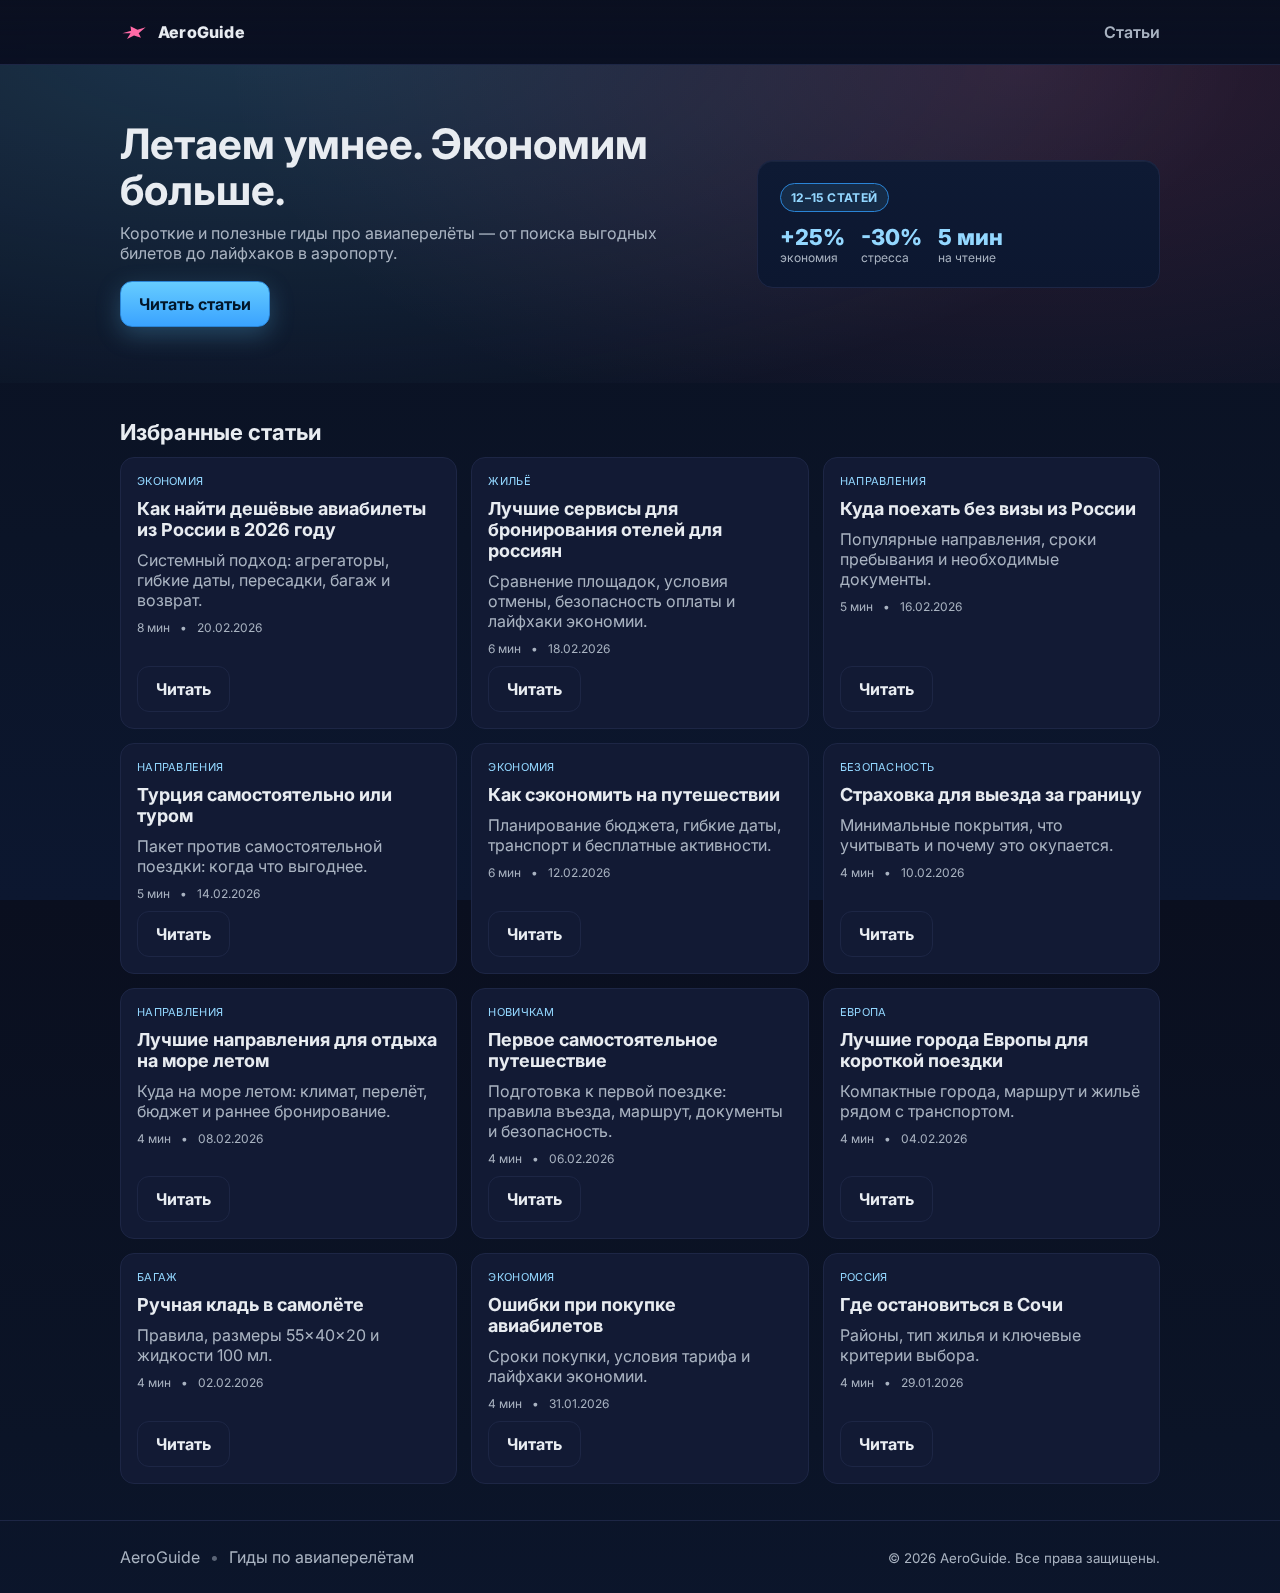
<file: index.html>
<!doctype html>
<html lang="ru">
<head>
  <meta charset="utf-8">
  <meta name="viewport" content="width=device-width, initial-scale=1">
  <title>AeroGuide — умные советы по авиаперелётам</title>
  <meta name="description" content="12–15 практичных статей про авиаперелёты: как выбрать рейс, сэкономить, подготовиться к полёту и получить максимум комфорта.">
  <meta name="google-site-verification" content="xBjSD3IYYVcbL9c6yPG4IZptaHiCrgT7GY55XlYYs6M" />
  <meta name="theme-color" content="#0b1020">
  <meta name="yandex-verification" content="cfd3a224440e2e7c" />
  <meta property="og:site_name" content="AeroGuide">
  <meta property="og:title" content="AeroGuide — умные советы по авиаперелётам">
  <meta property="og:description" content="12–15 практичных статей про авиаперелёты: экономьте и летайте комфортно.">
  <meta property="og:type" content="website">
  <meta property="og:locale" content="ru_RU">
  <link rel="preload" href="styles.css" as="style">
  <link rel="stylesheet" href="styles.css">
  <link rel="icon" type="image/svg+xml" href="favicon.svg">
  <link rel="preconnect" href="https://fonts.googleapis.com">
  <link rel="preconnect" href="https://fonts.gstatic.com" crossorigin>
  <link href="https://fonts.googleapis.com/css2?family=Inter:wght@400;600;800&display=swap" rel="stylesheet">
  <script type="application/ld+json">
  {
    "@context": "https://schema.org",
    "@type": "WebSite",
    "name": "AeroGuide",
    "description": "Практичные статьи про авиаперелёты",
    "inLanguage": "ru-RU"
  }
  </script>
</head>
<body>
  <header class="site-header">
    <div class="container header-inner">
      <a class="brand" href="/">
        <svg width="28" height="28" viewBox="0 0 24 24" aria-hidden="true" class="brand-mark">
          <path fill="currentColor" d="M2 13l7.5-2L9 7l6 3 7-2-6 5 2 4-6-2-6 3 3-5z"/>
        </svg>
        <span class="brand-name">AeroGuide</span>
      </a>
      <nav class="main-nav">
        <a href="#articles">Статьи</a>
      </nav>
    </div>
  </header>

  <section class="hero">
    <div class="container hero-inner">
      <div class="hero-text">
        <h1>Летаем умнее. Экономим больше.</h1>
        <p>Короткие и полезные гиды про авиаперелёты — от поиска выгодных билетов до лайфхаков в аэропорту.</p>
        <div class="cta-row">
          <a class="btn btn-primary" href="#articles">Читать статьи</a>
        </div>
      </div>
      <div class="hero-card">
        <div class="hero-badge">12–15 статей</div>
        <div class="hero-stats">
          <div><span class="num">+25%</span><span class="label">экономия</span></div>
          <div><span class="num">-30%</span><span class="label">стресса</span></div>
          <div><span class="num">5 мин</span><span class="label">на чтение</span></div>
        </div>
      </div>
    </div>
  </section>

  <main class="container">
    <section id="articles" class="section">
      <div class="section-head">
        <h2>Избранные статьи</h2>
      </div>
      <div id="articles-grid" class="cards-grid" aria-live="polite"></div>
      <div id="ad-home" class="ad-slot" data-slot="home-banner" data-label="Главная полоса" role="complementary" aria-label="Рекламный баннер" style="margin-top:16px" hidden></div>
    </section>

 
 
  </main>

  <footer class="site-footer">
    <div class="container footer-inner">
      <div class="logo-row">
        <span class="brand-name">AeroGuide</span>
        <span class="dot">•</span>
        <span>Гиды по авиаперелётам</span>
      </div>
      <div class="meta-row">
        <small>© <span id="year"></span> AeroGuide. Все права защищены.</small>
      </div>
    </div>
  </footer>

  <script id="articles-data" type="application/json">[
  {
    "id": 1,
    "slug": "deshevye-aviabilety-iz-rossii-2026",
    "title": "Как найти дешёвые авиабилеты из России в 2026 году",
    "summary": "Системный подход: агрегаторы, гибкие даты, пересадки, багаж и возврат.",
    "category": "Экономия",
    "readTime": 8,
    "date": "2026-02-20",
    "content": [
      "Поиск дешёвых авиабилетов требует системного подхода. В 2026 году цены формируются динамично: они меняются в зависимости от спроса, сезона, дня недели и даже времени суток. Чтобы сэкономить, важно использовать несколько агрегаторов, включая Aviasales, Skyscanner и Momondo, а также официальные сайты авиакомпаний. Разница в цене на один и тот же рейс может достигать нескольких тысяч рублей.",
      "Гибкость дат — ключевой фактор. Если сдвинуть вылет на 1–3 дня, стоимость может снизиться на 20–40%. Например, перелёт из Москвы в Стамбул во вторник или среду обычно дешевле, чем в пятницу. Оптимальный срок покупки международных билетов — 6–10 недель до вылета, внутренние рейсы выгоднее бронировать за 3–6 недель.",
      "Также полезно подписываться на уведомления о снижении цен и проверять рейсы с пересадками: иногда они на 30–50% дешевле прямых. Важно учитывать включён ли багаж и условия возврата, чтобы итоговая стоимость оставалась выгодной. При системном подходе экономия на перелётах может составить десятки тысяч рублей, не снижая комфорт путешествия."
    ]
  },
  {
    "id": 2,
    "slug": "servisy-dlya-bronirovaniya-otelei-dlya-rossiyan",
    "title": "Лучшие сервисы для бронирования отелей для россиян",
    "summary": "Сравнение площадок, условия отмены, безопасность оплаты и лайфхаки экономии.",
    "category": "Жильё",
    "readTime": 6,
    "date": "2026-02-18",
    "content": [
      "Выбор платформы для бронирования жилья напрямую влияет на качество отдыха. В 2026 году популярны Booking, Airbnb, Ostrovok и Agoda. Они позволяют сравнивать цены, читать отзывы, просматривать фото и проверять рейтинг объектов. Перед бронированием важно уточнить условия отмены: бесплатная отмена даёт гибкость в случае изменения планов.",
      "Апартаменты подходят для длительных поездок и семейного отдыха, так как можно готовить самостоятельно, а отели удобны для краткосрочных визитов. Также стоит проверять, включён ли завтрак, есть ли парковка и дополнительные сборы. Многие платформы предлагают программы лояльности и скидки при раннем бронировании.",
      "Безопасность оплаты — важный аспект. Предпочтение лучше отдавать сервисам с защищённой оплатой и прозрачной политикой возврата. Использование агрегаторов помогает выбрать лучший вариант жилья с учётом бюджета и предпочтений."
    ]
  },
  {
    "id": 3,
    "slug": "kuda-poekhat-bez-vizy-iz-rossii",
    "title": "Куда поехать без визы из России",
    "summary": "Популярные направления, сроки пребывания и необходимые документы.",
    "category": "Направления",
    "readTime": 5,
    "date": "2026-02-16",
    "content": [
      "Безвизовые направления упрощают путешествия. Среди популярных стран — Турция, Таиланд, Сербия, Армения, ОАЭ и Бразилия. Эти направления подходят для пляжного отдыха, экскурсий и гастрономического туризма. Турция популярна летом благодаря развитой инфраструктуре и курортам, Таиланд привлекает дешёвым перелётом и тропическим климатом.",
      "Перед поездкой важно уточнить максимальный срок пребывания и необходимые документы. В некоторых странах нужно предоставить обратный билет и подтверждение бронирования жилья. Безвизовые поездки экономят время и позволяют спланировать отдых спонтанно, особенно для коротких поездок."
    ]
  },
  {
    "id": 4,
    "slug": "turciya-samostoyatelno-ili-turom",
    "title": "Турция самостоятельно или туром",
    "summary": "Пакет против самостоятельной поездки: когда что выгоднее.",
    "category": "Направления",
    "readTime": 5,
    "date": "2026-02-14",
    "content": [
      "Выбор между самостоятельным путешествием и туром зависит от целей отдыха. Пакетный тур включает перелёт, трансфер и проживание, что удобно для семейного отдыха. В высокий сезон это может быть выгоднее, так как туроператоры получают скидки и фиксируют цены.",
      "Самостоятельная поездка позволяет гибко выбирать отель, планировать маршруты и комбинировать экскурсии. Это удобно для тех, кто предпочитает активный отдых, исследует новые районы и хочет контролировать бюджет. Рекомендовано заранее сравнивать стоимость тура и самостоятельной поездки, учитывать сезон и наличие специальных предложений."
    ]
  },
  {
    "id": 5,
    "slug": "kak-sekonomit-na-puteshestvii",
    "title": "Как сэкономить на путешествии",
    "summary": "Планирование бюджета, гибкие даты, транспорт и бесплатные активности.",
    "category": "Экономия",
    "readTime": 6,
    "date": "2026-02-12",
    "content": [
      "Экономия начинается с планирования бюджета. Раннее бронирование билетов и жилья позволяет получить лучшие цены. Гибкость дат и выбор непикового сезона сокращают расходы.",
      "Транспорт в стране назначения — ещё один способ экономии. Общественный транспорт дешевле такси, а аренда велосипеда удобна в городах с развитой инфраструктурой. Апартаменты с кухней позволяют готовить самостоятельно, что снижает затраты на питание.",
      "Контроль расходов, продуманное планирование и использование кэшбэк-сервисов позволяют путешествовать чаще, не увеличивая бюджет."
    ]
  },
  {
    "id": 6,
    "slug": "strahovka-dlya-vyezda-za-granicu",
    "title": "Страховка для выезда за границу",
    "summary": "Минимальные покрытия, что учитывать и почему это окупается.",
    "category": "Безопасность",
    "readTime": 4,
    "date": "2026-02-10",
    "content": [
      "Медицинская страховка — важный элемент безопасного путешествия. Даже небольшое обращение к врачу за границей может стоить несколько сотен долларов. При выборе полиса следует учитывать сумму покрытия, включён ли активный отдых и есть ли франшиза. Минимальное покрытие рекомендуется от 30 000 евро.",
      "Также стоит проверять, покрывает ли страховка репатриацию, лечение хронических заболеваний и расходы на медикаменты. Стоимость полиса обычно невысока по сравнению с потенциальными расходами на лечение. Это небольшая инвестиция в безопасность, особенно при поездках за границу."
    ]
  },
  {
    "id": 7,
    "slug": "napravleniya-dlya-otdykha-na-more-letom",
    "title": "Лучшие направления для отдыха на море летом",
    "summary": "Куда на море летом: климат, перелёт, бюджет и раннее бронирование.",
    "category": "Направления",
    "readTime": 4,
    "date": "2026-02-08",
    "content": [
      "Популярные направления для пляжного отдыха: Турция, Кипр, ОАЭ, Сочи и Краснодарский край. Турция привлекает развитой инфраструктурой и доступными ценами, Кипр — мягким климатом и спокойными пляжами, Сочи — отсутствием визы и близостью к России.",
      "Важно учитывать температуру воды и воздуха, продолжительность перелёта и стоимость проживания. Раннее бронирование позволяет выбрать лучшие варианты отелей и апартаментов по выгодной цене. Планирование отдыха заранее помогает избежать переплат в высокий сезон."
    ]
  },
  {
    "id": 8,
    "slug": "pervoe-samostoyatelnoe-puteshestvie",
    "title": "Первое самостоятельное путешествие",
    "summary": "Подготовка к первой поездке: правила въезда, маршрут, документы и безопасность.",
    "category": "Новичкам",
    "readTime": 4,
    "date": "2026-02-06",
    "content": [
      "Для первого самостоятельного путешествия важно подготовиться: выбрать направление, проверить правила въезда и оформить страховку. Затем необходимо купить билеты, забронировать жильё и составить маршрут.",
      "Рекомендуется подготовить копии документов и сохранить контакты посольства. Планирование маршрута и списка задач позволяет снизить уровень стресса и сделать поездку комфортной и безопасной."
    ]
  },
  {
    "id": 9,
    "slug": "goroda-evropy-dlya-korotkoi-poezdki",
    "title": "Лучшие города Европы для короткой поездки",
    "summary": "Компактные города, маршрут и жильё рядом с транспортом.",
    "category": "Европа",
    "readTime": 4,
    "date": "2026-02-04",
    "content": [
      "Компактные города Европы подходят для путешествий на 3–4 дня. Прага, Рим, Будапешт и Барселона позволяют за короткое время увидеть основные достопримечательности и познакомиться с местной кухней.",
      "Жильё лучше выбирать в центре или рядом с транспортом, чтобы сэкономить время на передвижение. Составленный заранее маршрут помогает эффективно использовать каждый день, включая прогулки, экскурсии и посещение музеев."
    ]
  },
  {
    "id": 10,
    "slug": "ruchnaya-klad-v-samolete",
    "title": "Ручная кладь в самолёте",
    "summary": "Правила, размеры 55×40×20 и жидкости 100 мл.",
    "category": "Багаж",
    "readTime": 4,
    "date": "2026-02-02",
    "content": [
      "Правила провоза ручной клади зависят от авиакомпании. Обычно разрешённый вес составляет 7–10 кг, а размеры — до 55x40x20 см. Жидкости перевозятся в ёмкостях до 100 мл в прозрачном пакете. Запрещены острые предметы, аэрозоли и инструменты.",
      "Соблюдение правил предотвращает лишние расходы и задержки при посадке. Планирование ручной клади помогает брать только необходимое, что упрощает перелёт и повышает комфорт."
    ]
  },
  {
    "id": 11,
    "slug": "oshibki-pri-pokupke-aviabiletov",
    "title": "Ошибки при покупке авиабилетов",
    "summary": "Сроки покупки, условия тарифа и лайфхаки экономии.",
    "category": "Экономия",
    "readTime": 4,
    "date": "2026-01-31",
    "content": [
      "Частая ошибка — покупка билетов в последний момент. Также важно проверять условия тарифа: включён ли багаж, возможность возврата и обмена билета. Игнорирование этих деталей может привести к переплатам.",
      "Сравнение предложений разных сервисов помогает выбрать оптимальный вариант. Также стоит использовать кэшбэк, подписки на уведомления и календарь низких цен."
    ]
  },
  {
    "id": 12,
    "slug": "gde-ostanovitsya-v-sochi",
    "title": "Где остановиться в Сочи",
    "summary": "Районы, тип жилья и ключевые критерии выбора.",
    "category": "Россия",
    "readTime": 4,
    "date": "2026-01-29",
    "content": [
      "Сочи предлагает разнообразные районы для проживания. Центральный район удобен для прогулок, экскурсий и посещения достопримечательностей, Адлер — для пляжного отдыха и близости к аэропорту.",
      "Апартаменты подходят для семейного проживания, отели — для краткосрочных визитов. Раннее бронирование увеличивает выбор и снижает стоимость. При выборе жилья стоит учитывать инфраструктуру, близость к морю и отзывы гостей."
    ]
  }
]</script>
  <script src="scripts/app.js"></script>
</body>
</html>
</file>
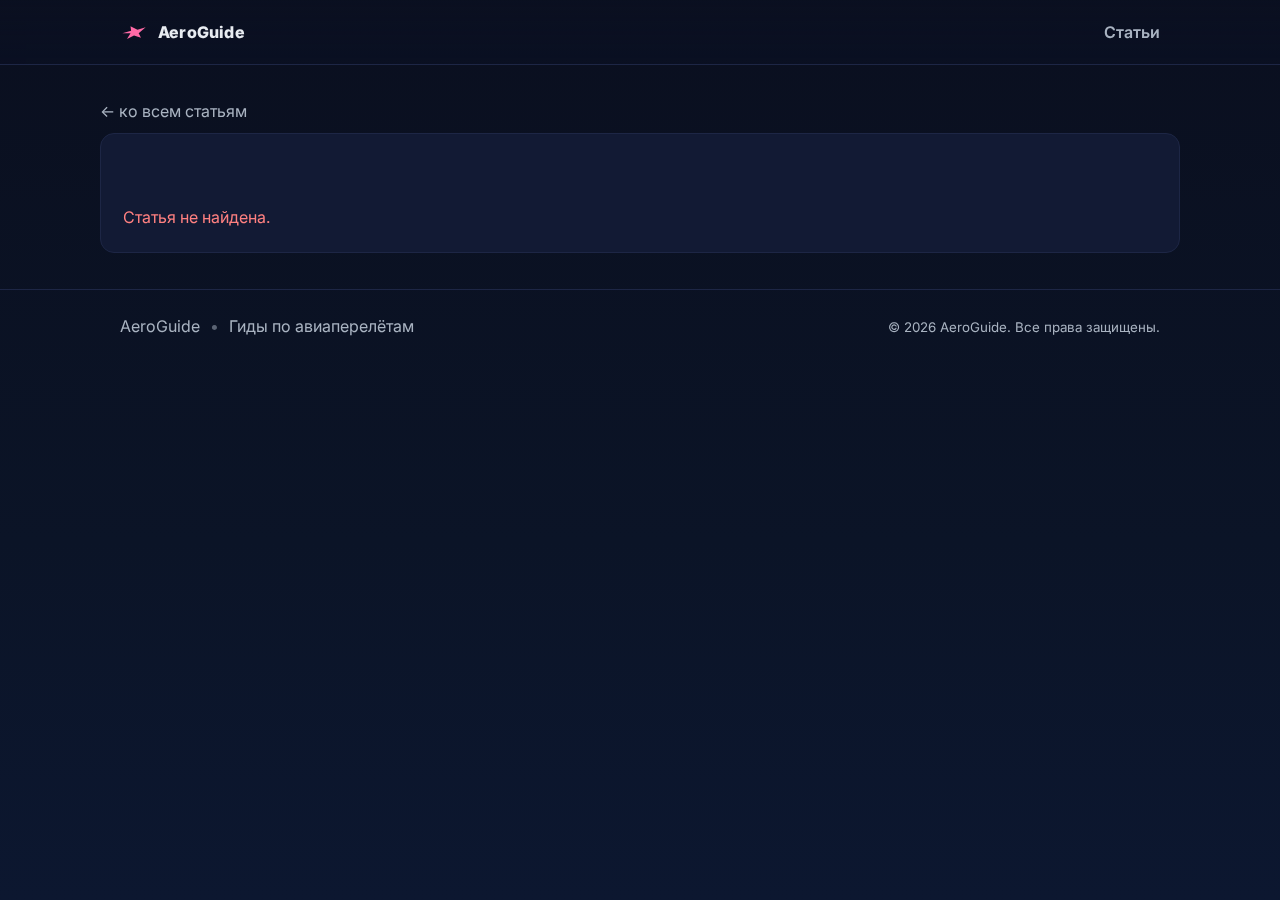
<file: article.html>
<!doctype html>
<html lang="ru">
<head>
  <meta charset="utf-8">
  <meta name="viewport" content="width=device-width, initial-scale=1">
  <title>Статья — AeroGuide</title>
  <meta name="description" content="Полезные советы по авиаперелётам: подробный разбор темы.">
  <meta name="theme-color" content="#0b1020">
  <meta name="google-site-verification" content="xBjSD3IYYVcbL9c6yPG4IZptaHiCrgT7GY55XlYYs6M" />
  <meta property="og:site_name" content="AeroGuide">
  <meta property="og:title" content="Статья — AeroGuide">
  <meta property="og:description" content="Полезные советы по авиаперелётам: подробный разбор темы.">
  <meta property="og:type" content="article">
  <meta property="og:locale" content="ru_RU">
  <link rel="preload" href="styles.css" as="style">
  <link rel="stylesheet" href="styles.css">
  <link rel="icon" type="image/svg+xml" href="favicon.svg">
  <link rel="preconnect" href="https://fonts.googleapis.com">
  <link rel="preconnect" href="https://fonts.gstatic.com" crossorigin>
  <link href="https://fonts.googleapis.com/css2?family=Inter:wght@400;600;800&display=swap" rel="stylesheet">
</head>
<body>
  <header class="site-header">
    <div class="container header-inner">
      <a class="brand" href="/">
        <svg width="28" height="28" viewBox="0 0 24 24" aria-hidden="true" class="brand-mark">
          <path fill="currentColor" d="M2 13l7.5-2L9 7l6 3 7-2-6 5 2 4-6-2-6 3 3-5z"/>
        </svg>
        <span class="brand-name">AeroGuide</span>
      </a>
      <nav class="main-nav">
        <a href="index.html#articles">Статьи</a>
      </nav>
    </div>
  </header>

  <main class="container section">
    <nav class="section-head" aria-label="Хлебные крошки">
      <a class="link-more" href="index.html#articles">← ко всем статьям</a>
    </nav>
    <article id="post" class="card" style="padding:22px">
      <span id="post-cat" class="eyebrow"></span>
      <h1 id="post-title" style="margin:6px 0 4px 0"></h1>
      <div class="meta" id="post-meta"></div>
      <div id="ad-top" class="ad-slot" data-slot="article-top" data-label="Верхняя полоса" role="complementary" aria-label="Рекламный баннер" style="margin:16px 0" hidden></div>
      <div id="post-content" class="post-content"></div>
      <div id="ad-bottom" class="ad-slot" data-slot="article-bottom" data-label="Нижняя полоса" role="complementary" aria-label="Рекламный баннер" style="margin-top:16px" hidden></div>
    </article>
  </main>

  <footer class="site-footer">
    <div class="container footer-inner">
      <div class="logo-row">
        <span class="brand-name">AeroGuide</span>
        <span class="dot">•</span>
        <span>Гиды по авиаперелётам</span>
      </div>
      <div class="meta-row">
        <small>© <span id="year"></span> AeroGuide. Все права защищены.</small>
      </div>
    </div>
  </footer>

  <script id="articles-data" type="application/json">[
  {
    "id": 1,
    "slug": "deshevye-aviabilety-iz-rossii-2026",
    "title": "Как найти дешёвые авиабилеты из России в 2026 году",
    "summary": "Системный подход: агрегаторы, гибкие даты, пересадки, багаж и возврат.",
    "category": "Экономия",
    "readTime": 8,
    "date": "2026-02-20",
    "content": [
      "Поиск дешёвых авиабилетов требует системного подхода. В 2026 году цены формируются динамично: они меняются в зависимости от спроса, сезона, дня недели и даже времени суток. Чтобы сэкономить, важно использовать несколько агрегаторов, включая Aviasales, Skyscanner и Momondo, а также официальные сайты авиакомпаний. Разница в цене на один и тот же рейс может достигать нескольких тысяч рублей.",
      "Гибкость дат — ключевой фактор. Если сдвинуть вылет на 1–3 дня, стоимость может снизиться на 20–40%. Например, перелёт из Москвы в Стамбул во вторник или среду обычно дешевле, чем в пятницу. Оптимальный срок покупки международных билетов — 6–10 недель до вылета, внутренние рейсы выгоднее бронировать за 3–6 недель.",
      "Также полезно подписываться на уведомления о снижении цен и проверять рейсы с пересадками: иногда они на 30–50% дешевле прямых. Важно учитывать включён ли багаж и условия возврата, чтобы итоговая стоимость оставалась выгодной. При системном подходе экономия на перелётах может составить десятки тысяч рублей, не снижая комфорт путешествия."
    ]
  },
  {
    "id": 2,
    "slug": "servisy-dlya-bronirovaniya-otelei-dlya-rossiyan",
    "title": "Лучшие сервисы для бронирования отелей для россиян",
    "summary": "Сравнение площадок, условия отмены, безопасность оплаты и лайфхаки экономии.",
    "category": "Жильё",
    "readTime": 6,
    "date": "2026-02-18",
    "content": [
      "Выбор платформы для бронирования жилья напрямую влияет на качество отдыха. В 2026 году популярны Booking, Airbnb, Ostrovok и Agoda. Они позволяют сравнивать цены, читать отзывы, просматривать фото и проверять рейтинг объектов. Перед бронированием важно уточнить условия отмены: бесплатная отмена даёт гибкость в случае изменения планов.",
      "Апартаменты подходят для длительных поездок и семейного отдыха, так как можно готовить самостоятельно, а отели удобны для краткосрочных визитов. Также стоит проверять, включён ли завтрак, есть ли парковка и дополнительные сборы. Многие платформы предлагают программы лояльности и скидки при раннем бронировании.",
      "Безопасность оплаты — важный аспект. Предпочтение лучше отдавать сервисам с защищённой оплатой и прозрачной политикой возврата. Использование агрегаторов помогает выбрать лучший вариант жилья с учётом бюджета и предпочтений."
    ]
  },
  {
    "id": 3,
    "slug": "kuda-poekhat-bez-vizy-iz-rossii",
    "title": "Куда поехать без визы из России",
    "summary": "Популярные направления, сроки пребывания и необходимые документы.",
    "category": "Направления",
    "readTime": 5,
    "date": "2026-02-16",
    "content": [
      "Безвизовые направления упрощают путешествия. Среди популярных стран — Турция, Таиланд, Сербия, Армения, ОАЭ и Бразилия. Эти направления подходят для пляжного отдыха, экскурсий и гастрономического туризма. Турция популярна летом благодаря развитой инфраструктуре и курортам, Таиланд привлекает дешёвым перелётом и тропическим климатом.",
      "Перед поездкой важно уточнить максимальный срок пребывания и необходимые документы. В некоторых странах нужно предоставить обратный билет и подтверждение бронирования жилья. Безвизовые поездки экономят время и позволяют спланировать отдых спонтанно, особенно для коротких поездок."
    ]
  },
  {
    "id": 4,
    "slug": "turciya-samostoyatelno-ili-turom",
    "title": "Турция самостоятельно или туром",
    "summary": "Пакет против самостоятельной поездки: когда что выгоднее.",
    "category": "Направления",
    "readTime": 5,
    "date": "2026-02-14",
    "content": [
      "Выбор между самостоятельным путешествием и туром зависит от целей отдыха. Пакетный тур включает перелёт, трансфер и проживание, что удобно для семейного отдыха. В высокий сезон это может быть выгоднее, так как туроператоры получают скидки и фиксируют цены.",
      "Самостоятельная поездка позволяет гибко выбирать отель, планировать маршруты и комбинировать экскурсии. Это удобно для тех, кто предпочитает активный отдых, исследует новые районы и хочет контролировать бюджет. Рекомендовано заранее сравнивать стоимость тура и самостоятельной поездки, учитывать сезон и наличие специальных предложений."
    ]
  },
  {
    "id": 5,
    "slug": "kak-sekonomit-na-puteshestvii",
    "title": "Как сэкономить на путешествии",
    "summary": "Планирование бюджета, гибкие даты, транспорт и бесплатные активности.",
    "category": "Экономия",
    "readTime": 6,
    "date": "2026-02-12",
    "content": [
      "Экономия начинается с планирования бюджета. Раннее бронирование билетов и жилья позволяет получить лучшие цены. Гибкость дат и выбор непикового сезона сокращают расходы.",
      "Транспорт в стране назначения — ещё один способ экономии. Общественный транспорт дешевле такси, а аренда велосипеда удобна в городах с развитой инфраструктурой. Апартаменты с кухней позволяют готовить самостоятельно, что снижает затраты на питание.",
      "Контроль расходов, продуманное планирование и использование кэшбэк-сервисов позволяют путешествовать чаще, не увеличивая бюджет."
    ]
  },
  {
    "id": 6,
    "slug": "strahovka-dlya-vyezda-za-granicu",
    "title": "Страховка для выезда за границу",
    "summary": "Минимальные покрытия, что учитывать и почему это окупается.",
    "category": "Безопасность",
    "readTime": 4,
    "date": "2026-02-10",
    "content": [
      "Медицинская страховка — важный элемент безопасного путешествия. Даже небольшое обращение к врачу за границей может стоить несколько сотен долларов. При выборе полиса следует учитывать сумму покрытия, включён ли активный отдых и есть ли франшиза. Минимальное покрытие рекомендуется от 30 000 евро.",
      "Также стоит проверять, покрывает ли страховка репатриацию, лечение хронических заболеваний и расходы на медикаменты. Стоимость полиса обычно невысока по сравнению с потенциальными расходами на лечение. Это небольшая инвестиция в безопасность, особенно при поездках за границу."
    ]
  },
  {
    "id": 7,
    "slug": "napravleniya-dlya-otdykha-na-more-letom",
    "title": "Лучшие направления для отдыха на море летом",
    "summary": "Куда на море летом: климат, перелёт, бюджет и раннее бронирование.",
    "category": "Направления",
    "readTime": 4,
    "date": "2026-02-08",
    "content": [
      "Популярные направления для пляжного отдыха: Турция, Кипр, ОАЭ, Сочи и Краснодарский край. Турция привлекает развитой инфраструктурой и доступными ценами, Кипр — мягким климатом и спокойными пляжами, Сочи — отсутствием визы и близостью к России.",
      "Важно учитывать температуру воды и воздуха, продолжительность перелёта и стоимость проживания. Раннее бронирование позволяет выбрать лучшие варианты отелей и апартаментов по выгодной цене. Планирование отдыха заранее помогает избежать переплат в высокий сезон."
    ]
  },
  {
    "id": 8,
    "slug": "pervoe-samostoyatelnoe-puteshestvie",
    "title": "Первое самостоятельное путешествие",
    "summary": "Подготовка к первой поездке: правила въезда, маршрут, документы и безопасность.",
    "category": "Новичкам",
    "readTime": 4,
    "date": "2026-02-06",
    "content": [
      "Для первого самостоятельного путешествия важно подготовиться: выбрать направление, проверить правила въезда и оформить страховку. Затем необходимо купить билеты, забронировать жильё и составить маршрут.",
      "Рекомендуется подготовить копии документов и сохранить контакты посольства. Планирование маршрута и списка задач позволяет снизить уровень стресса и сделать поездку комфортной и безопасной."
    ]
  },
  {
    "id": 9,
    "slug": "goroda-evropy-dlya-korotkoi-poezdki",
    "title": "Лучшие города Европы для короткой поездки",
    "summary": "Компактные города, маршрут и жильё рядом с транспортом.",
    "category": "Европа",
    "readTime": 4,
    "date": "2026-02-04",
    "content": [
      "Компактные города Европы подходят для путешествий на 3–4 дня. Прага, Рим, Будапешт и Барселона позволяют за короткое время увидеть основные достопримечательности и познакомиться с местной кухней.",
      "Жильё лучше выбирать в центре или рядом с транспортом, чтобы сэкономить время на передвижение. Составленный заранее маршрут помогает эффективно использовать каждый день, включая прогулки, экскурсии и посещение музеев."
    ]
  },
  {
    "id": 10,
    "slug": "ruchnaya-klad-v-samolete",
    "title": "Ручная кладь в самолёте",
    "summary": "Правила, размеры 55×40×20 и жидкости 100 мл.",
    "category": "Багаж",
    "readTime": 4,
    "date": "2026-02-02",
    "content": [
      "Правила провоза ручной клади зависят от авиакомпании. Обычно разрешённый вес составляет 7–10 кг, а размеры — до 55x40x20 см. Жидкости перевозятся в ёмкостях до 100 мл в прозрачном пакете. Запрещены острые предметы, аэрозоли и инструменты.",
      "Соблюдение правил предотвращает лишние расходы и задержки при посадке. Планирование ручной клади помогает брать только необходимое, что упрощает перелёт и повышает комфорт."
    ]
  },
  {
    "id": 11,
    "slug": "oshibki-pri-pokupke-aviabiletov",
    "title": "Ошибки при покупке авиабилетов",
    "summary": "Сроки покупки, условия тарифа и лайфхаки экономии.",
    "category": "Экономия",
    "readTime": 4,
    "date": "2026-01-31",
    "content": [
      "Частая ошибка — покупка билетов в последний момент. Также важно проверять условия тарифа: включён ли багаж, возможность возврата и обмена билета. Игнорирование этих деталей может привести к переплатам.",
      "Сравнение предложений разных сервисов помогает выбрать оптимальный вариант. Также стоит использовать кэшбэк, подписки на уведомления и календарь низких цен."
    ]
  },
  {
    "id": 12,
    "slug": "gde-ostanovitsya-v-sochi",
    "title": "Где остановиться в Сочи",
    "summary": "Районы, тип жилья и ключевые критерии выбора.",
    "category": "Россия",
    "readTime": 4,
    "date": "2026-01-29",
    "content": [
      "Сочи предлагает разнообразные районы для проживания. Центральный район удобен для прогулок, экскурсий и посещения достопримечательностей, Адлер — для пляжного отдыха и близости к аэропорту.",
      "Апартаменты подходят для семейного проживания, отели — для краткосрочных визитов. Раннее бронирование увеличивает выбор и снижает стоимость. При выборе жилья стоит учитывать инфраструктуру, близость к морю и отзывы гостей."
    ]
  }
]</script>
  <script src="scripts/article.js"></script>
</body>
</html>
</file>
<file: styles.css>
:root{--bg:#0b1020;--bg-alt:#0e1630;--text:#e8ecf1;--muted:#a9b3c1;--primary:#6cf;--accent:#ff6aa6;--card:#121a34;--border:#1d2645}
*{box-sizing:border-box}
html,body{height:100%}
body{margin:0;font-family:Inter,system-ui,-apple-system,Segoe UI,Roboto,Arial,sans-serif;background:linear-gradient(180deg,#0a0f1f 0%,#0b1427 60%,#0c1730 100%);color:var(--text);-webkit-font-smoothing:antialiased;-moz-osx-font-smoothing:grayscale}
.container{max-width:1080px;margin-inline:auto;padding:0 20px}
.site-header{position:sticky;top:0;backdrop-filter:saturate(140%) blur(10px);background:linear-gradient(180deg,rgba(11,16,32,.9),rgba(11,16,32,.6));border-bottom:1px solid var(--border);z-index:10}
.header-inner{display:flex;align-items:center;justify-content:space-between;min-height:64px}
.brand{display:flex;align-items:center;gap:10px;color:var(--text);text-decoration:none;font-weight:800;letter-spacing:.2px}
.brand-mark{color:var(--accent)}
.main-nav a{color:var(--muted);text-decoration:none;margin-left:18px;font-weight:600}
.main-nav a:hover{color:var(--text)}
.hero{padding:56px 0;background:radial-gradient(1000px 400px at 20% -10%,rgba(102,204,255,.2),rgba(0,0,0,0)),radial-gradient(800px 400px at 80% 0,rgba(255,106,166,.15),rgba(0,0,0,0))}
.hero-inner{display:grid;grid-template-columns:1.2fr .8fr;gap:32px;align-items:center}
.hero-text h1{font-size:42px;line-height:1.1;margin:0 0 10px}
.hero-text p{color:var(--muted);max-width:580px;margin:0 0 18px}
.cta-row{display:flex;gap:12px}
.btn{display:inline-flex;align-items:center;justify-content:center;padding:12px 18px;border-radius:12px;border:1px solid var(--border);text-decoration:none;font-weight:700}
.btn-primary{background:linear-gradient(180deg,var(--primary),#3aa3ff);color:#02162a;border-color:#2a84d6;box-shadow:0 8px 24px rgba(102,204,255,.25)}
.btn-ghost{color:var(--text);background:transparent}
.hero-card{background:linear-gradient(180deg,#0e1a34,#0c1730);border:1px solid var(--border);border-radius:16px;padding:22px;box-shadow:inset 0 1px 0 rgba(255,255,255,.05)}
.hero-badge{display:inline-block;padding:6px 10px;border-radius:999px;background:rgba(102,204,255,.1);border:1px solid #2a84d6;color:#93d7ff;font-weight:700;margin-bottom:12px;font-size:12px;letter-spacing:.4px;text-transform:uppercase}
.hero-stats{display:flex;gap:16px;flex-wrap:wrap}
.hero-stats .num{display:block;font-size:22px;font-weight:800;color:#93d7ff}
.hero-stats .label{display:block;font-size:12px;color:var(--muted)}
.section{padding:36px 0}
.section-alt{background:linear-gradient(180deg,rgba(255,255,255,.02),rgba(255,255,255,.0))}
.section-head{display:flex;align-items:center;justify-content:space-between;margin-bottom:12px}
.section h2{font-size:22px;margin:0}
.link-more{color:var(--muted);text-decoration:none}
.cards-grid{display:grid;grid-template-columns:repeat(3,1fr);gap:14px}
.card{background:var(--card);border:1px solid var(--border);border-radius:14px;padding:16px;display:flex;flex-direction:column;gap:10px;transition:transform .2s ease, box-shadow .2s ease}
.card:hover{transform:translateY(-2px);box-shadow:0 10px 24px rgba(0,0,0,.35)}
.card .eyebrow{font-size:11px;letter-spacing:.3px;text-transform:uppercase;color:#93d7ff}
.card h3{font-size:18px;margin:0}
.card p{color:var(--muted);margin:0}
.card .meta{display:flex;gap:10px;color:var(--muted);font-size:12px}
.card a{margin-top:auto;align-self:flex-start}
.post-content{display:grid;gap:12px;margin-top:8px;line-height:1.65;font-size:16px}
.post-content p{margin:0}
.ad-slot{min-height:90px}
.partners-sell{max-width:760px;color:var(--muted)}
.bullets{margin:10px 0 16px 16px}
.bullets li{margin:6px 0}
.contacts a{color:#93d7ff}
.site-footer{border-top:1px solid var(--border);padding:26px 0;color:var(--muted)}
.footer-inner{display:flex;align-items:center;justify-content:space-between;flex-wrap:wrap;gap:8px}
.logo-row{display:flex;gap:10px;align-items:center}
.dot{opacity:.5}
@media (max-width:900px){
  .hero-inner{grid-template-columns:1fr}
  .cards-grid{grid-template-columns:repeat(2,1fr)}
}
@media (max-width:640px){
  .cards-grid{grid-template-columns:1fr}
  .hero-text h1{font-size:32px}
}
</file>
